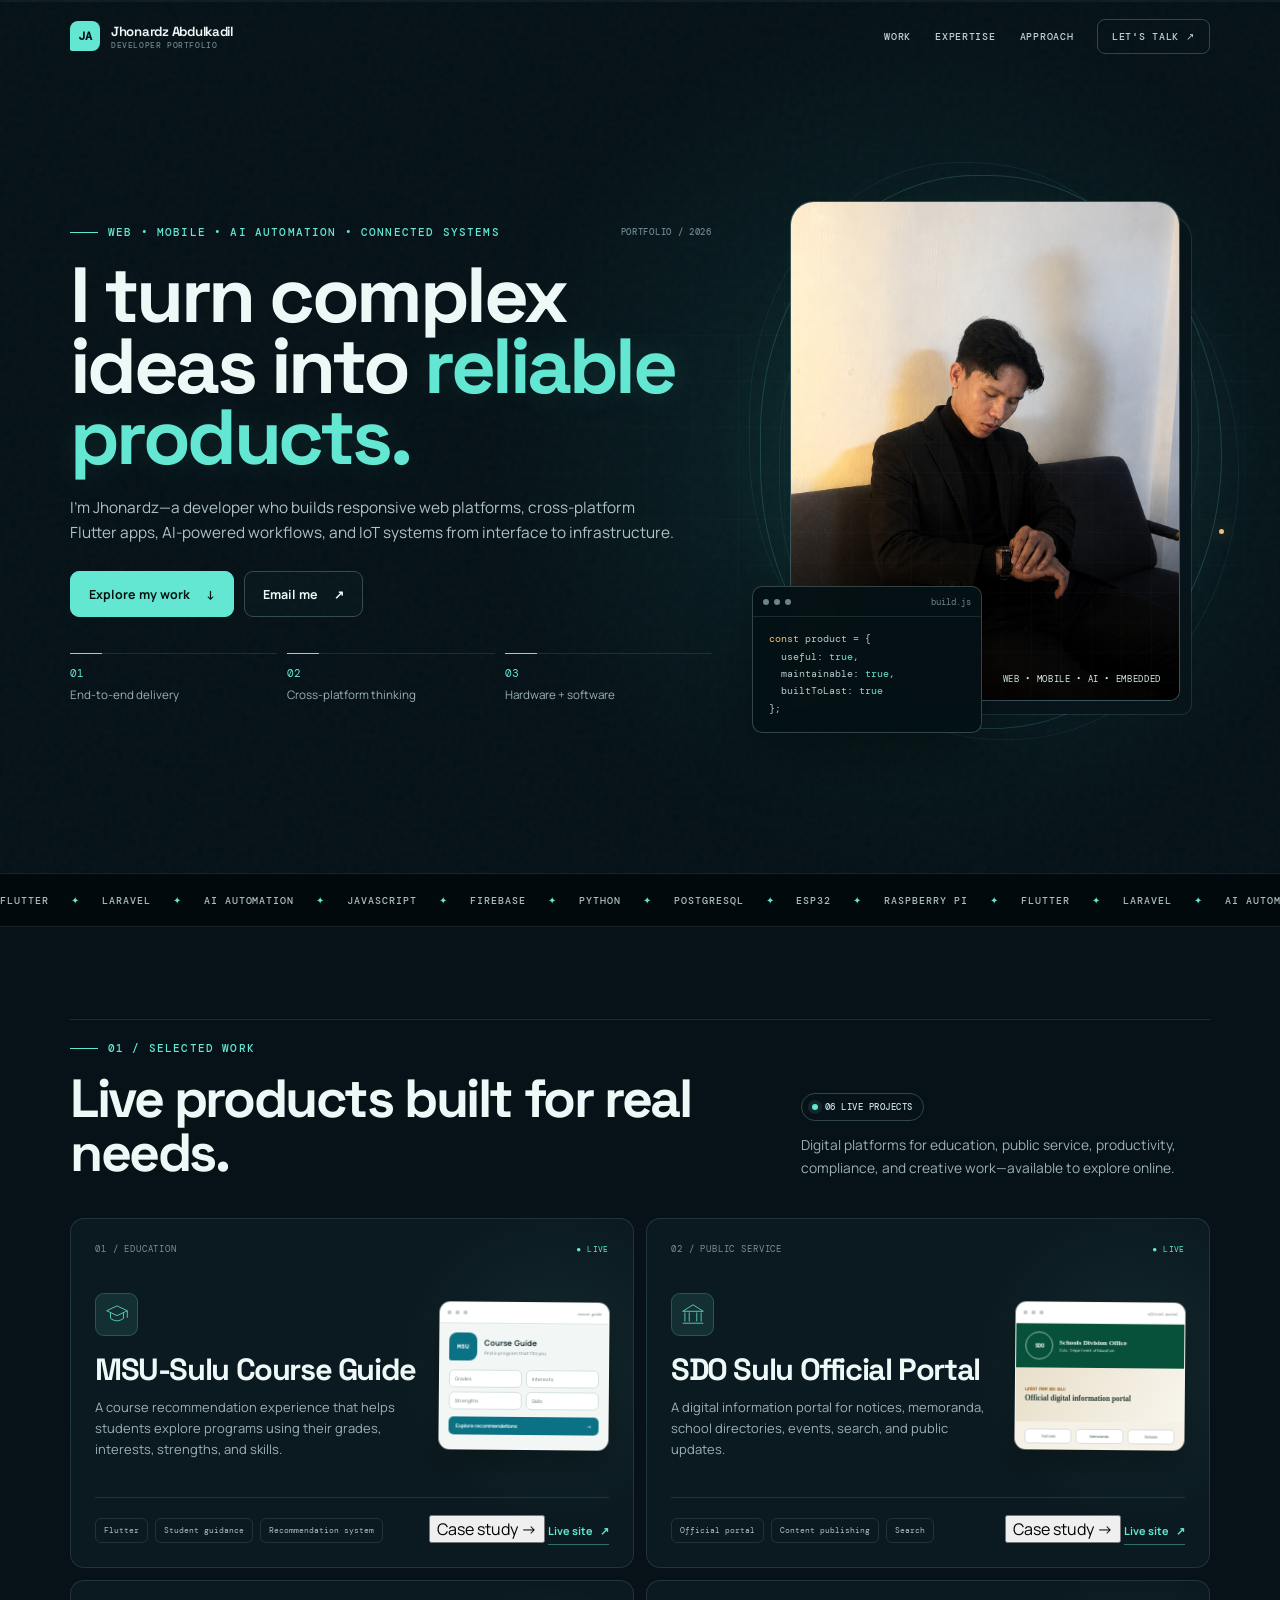
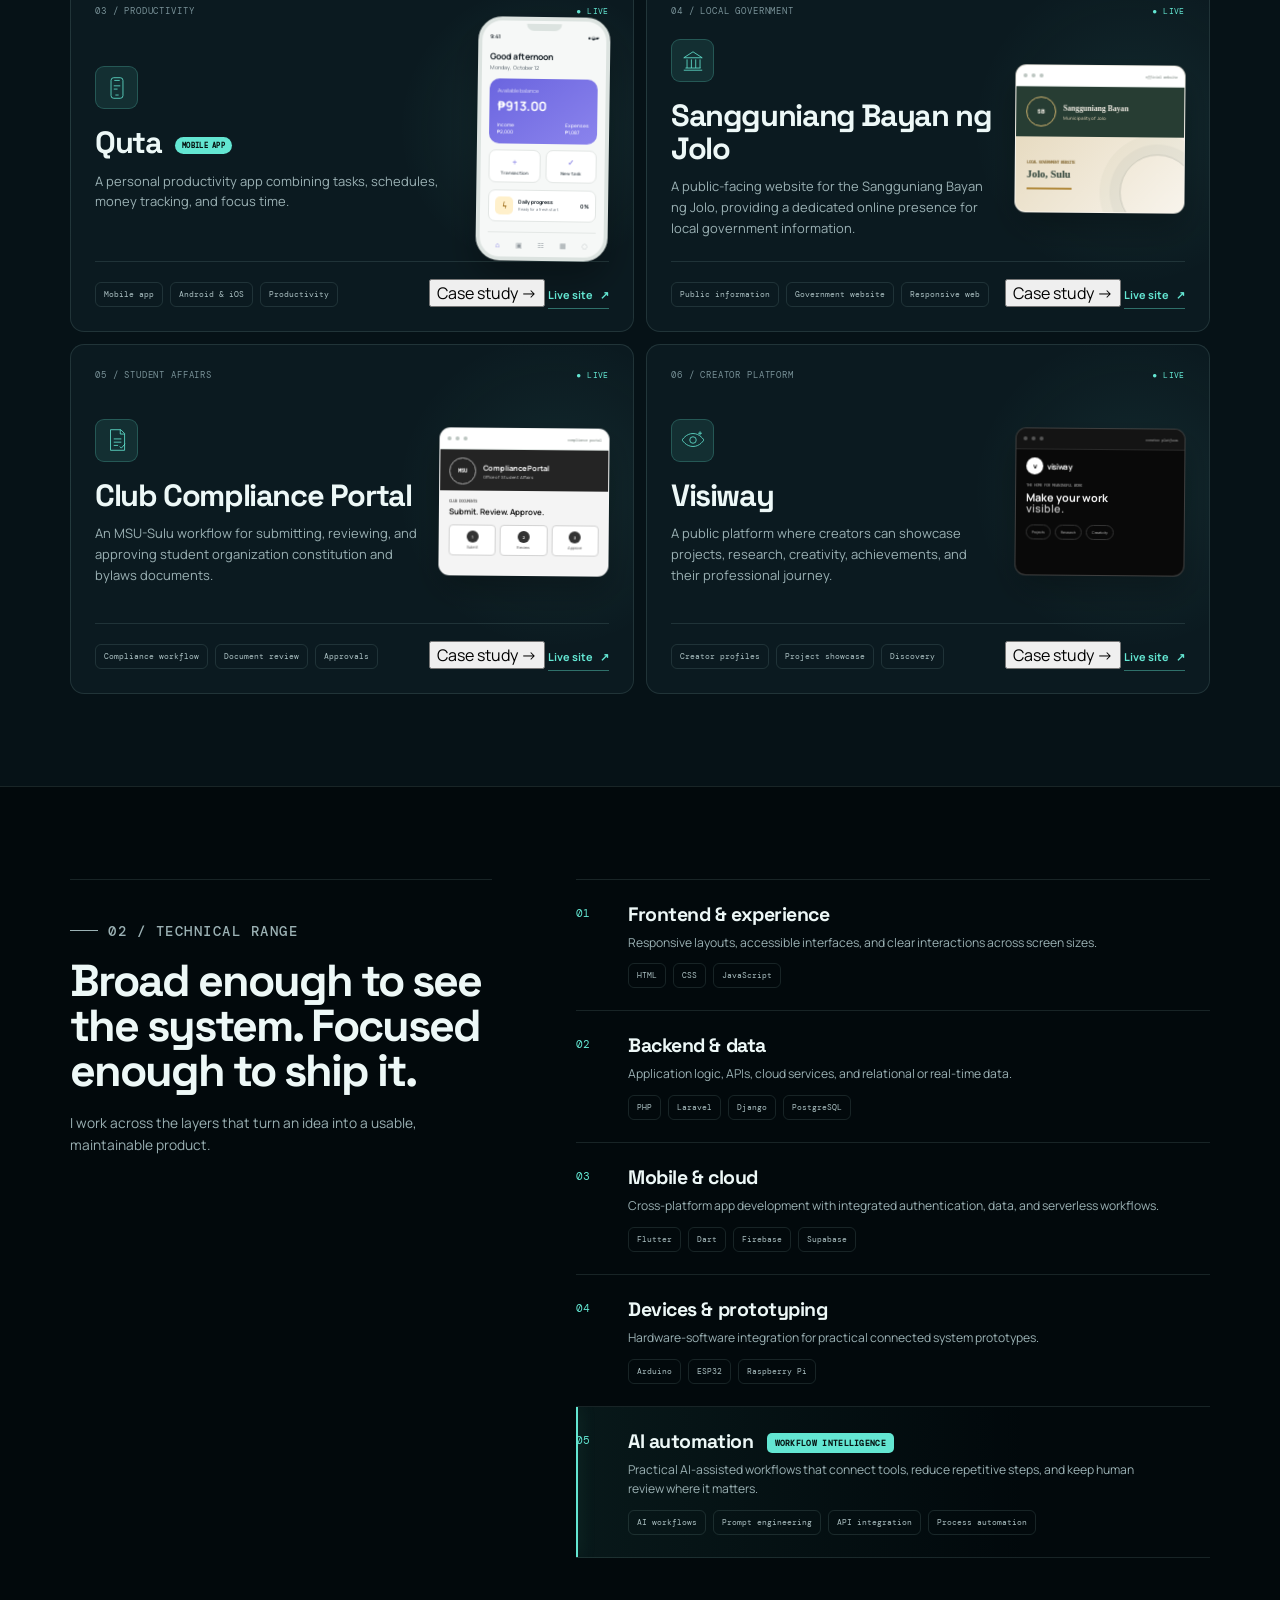
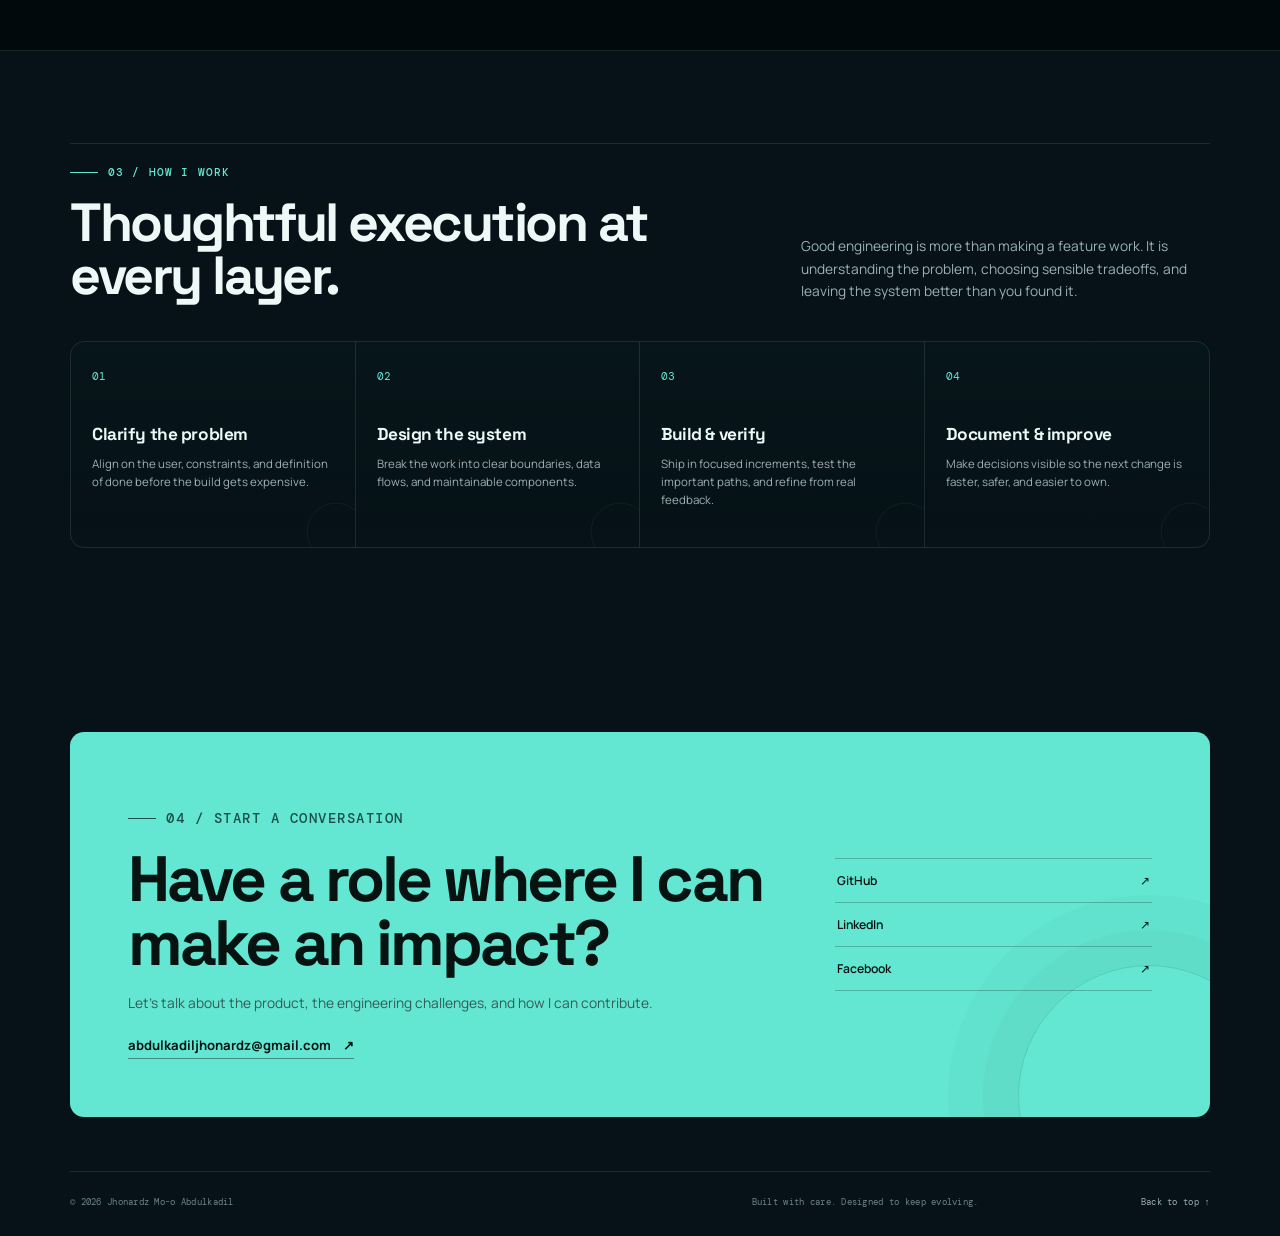
<file: index.html>
<!doctype html>
<html lang="en">
  <head>
    <meta charset="utf-8" />
    <meta name="viewport" content="width=device-width, initial-scale=1" />
    <meta name="theme-color" content="#061217" />
    <meta
      name="description"
      content="Portfolio of Jhonardz Mo-o Abdulkadil, a web, Flutter, AI automation, and embedded systems developer building reliable digital products from interface to infrastructure."
    />
    <meta property="og:title" content="Jhonardz Abdulkadil — Developer Portfolio" />
    <meta
      property="og:description"
      content="Web platforms, Flutter applications, AI automation, and connected systems—designed and built end to end."
    />
    <meta property="og:type" content="website" />
    <meta property="og:image" content="me.png" />
    <title>Jhonardz Abdulkadil — Developer Portfolio</title>
    <link rel="preconnect" href="https://fonts.googleapis.com" />
    <link rel="preconnect" href="https://fonts.gstatic.com" crossorigin />
    <link
      href="https://fonts.googleapis.com/css2?family=DM+Mono:wght@400;500&amp;family=Manrope:wght@400;500;600;700&amp;family=Space+Grotesk:wght@500;600;700&amp;display=swap"
      rel="stylesheet"
    />
    <link rel="stylesheet" href="styles.css" />
  </head>
  <body>
    <a class="skip-link" href="#main-content">Skip to content</a>
    <div class="scroll-progress" aria-hidden="true"><span></span></div>
    <div class="cursor-glow" aria-hidden="true"></div>

    <header class="site-header" id="top">
      <div class="nav-shell">
        <a class="brand" href="#top" aria-label="Jhonardz Abdulkadil, home">
          <span class="brand-mark" aria-hidden="true">JA</span>
          <span class="brand-copy"><strong>Jhonardz Abdulkadil</strong><small>Developer Portfolio</small></span>
        </a>

        <button
          class="menu-toggle"
          type="button"
          aria-expanded="false"
          aria-controls="site-nav"
          aria-label="Open navigation"
        >
          <span></span><span></span>
        </button>

        <nav class="nav-links" id="site-nav" aria-label="Primary navigation">
          <a href="#work">Work</a>
          <a href="#expertise">Expertise</a>
          <a href="#approach">Approach</a>
          <a class="nav-cta" href="#contact">Let's talk <span aria-hidden="true">↗</span></a>
        </nav>
      </div>
    </header>

    <main id="main-content">
      <section class="hero section-shell reveal" aria-labelledby="hero-title">
        <div class="hero-copy">
          <div class="hero-meta">
            <p class="eyebrow"><span></span> Web • Mobile • AI Automation • Connected Systems</p>
            <p>Portfolio / 2026</p>
          </div>
          <h1 id="hero-title">I turn complex ideas into <em>reliable products.</em></h1>
          <p class="hero-lede">
            I'm Jhonardz—a developer who builds responsive web platforms,
            cross-platform Flutter apps, AI-powered workflows, and IoT systems from interface to infrastructure.
          </p>
          <div class="hero-actions">
            <a class="button button-primary" href="#work">Explore my work <span aria-hidden="true">↓</span></a>
            <a class="button button-secondary" href="mailto:abdulkadiljhonardz@gmail.com">Email me <span aria-hidden="true">↗</span></a>
          </div>
          <ul class="hero-proof" aria-label="Core strengths">
            <li>
              <span>01</span>
              <strong>End-to-end delivery</strong>
            </li>
            <li>
              <span>02</span>
              <strong>Cross-platform thinking</strong>
            </li>
            <li>
              <span>03</span>
              <strong>Hardware + software</strong>
            </li>
          </ul>
        </div>

        <div class="hero-visual">
          <div class="hero-orbit" aria-hidden="true"><i></i><i></i><i></i></div>
          <div class="portrait-frame">
            <div class="portrait-grid" aria-hidden="true"></div>
            <img src="me.png" alt="Jhonardz Mo-o Abdulkadil" />
            <span class="portrait-label">Web • Mobile • AI • Embedded</span>
          </div>
          <div class="code-card" aria-label="Development philosophy">
            <div class="code-card-top"><span></span><span></span><span></span><small>build.js</small></div>
            <code><span>const</span> product = {<br />&nbsp;&nbsp;useful: <b>true</b>,<br />&nbsp;&nbsp;maintainable: <b>true</b>,<br />&nbsp;&nbsp;builtToLast: <b>true</b><br />};</code>
          </div>
        </div>
      </section>

      <section class="marquee" aria-label="Technology highlights">
        <div class="marquee-track">
          <div class="marquee-group">
            <span>Flutter</span><i>✦</i><span>Laravel</span><i>✦</i><span>AI Automation</span><i>✦</i><span>JavaScript</span><i>✦</i><span>Firebase</span><i>✦</i><span>Python</span><i>✦</i><span>PostgreSQL</span><i>✦</i><span>ESP32</span><i>✦</i><span>Raspberry Pi</span><i>✦</i>
          </div>
          <div class="marquee-group" aria-hidden="true">
            <span>Flutter</span><i>✦</i><span>Laravel</span><i>✦</i><span>AI Automation</span><i>✦</i><span>JavaScript</span><i>✦</i><span>Firebase</span><i>✦</i><span>Python</span><i>✦</i><span>PostgreSQL</span><i>✦</i><span>ESP32</span><i>✦</i><span>Raspberry Pi</span><i>✦</i>
          </div>
        </div>
      </section>

      <section class="section-shell section-block reveal" id="work" aria-labelledby="work-title">
        <div class="section-intro">
          <div>
            <p class="eyebrow"><span></span> 01 / Selected work</p>
            <h2 id="work-title">Live products built for real needs.</h2>
          </div>
          <div class="section-note">
            <span class="section-count"><i aria-hidden="true"></i> 06 live projects</span>
            <p>Digital platforms for education, public service, productivity, compliance, and creative work—available to explore online.</p>
          </div>
        </div>

        <div class="work-grid">
          <article class="work-card live-project-card project-visual-card course-project-card" data-project="course-guide">
            <div class="work-number">01 / Education</div>
            <div class="work-card-body project-card-layout">
              <div class="project-card-copy">
                <div class="work-icon" aria-hidden="true">
                  <svg viewBox="0 0 48 48"><path d="m5 18 19-9 19 9-19 9-19-9Z"/><path d="M12 22v10c7 6 17 6 24 0V22M43 18v13"/></svg>
                </div>
                <div>
                  <h3>MSU-Sulu Course Guide</h3>
                  <p>A course recommendation experience that helps students explore programs using their grades, interests, strengths, and skills.</p>
                </div>
              </div>

              <a class="project-browser course-preview" href="https://ai-course-rec-production.up.railway.app/" target="_blank" rel="noopener noreferrer" aria-label="Open the MSU-Sulu Course Guide">
                <span class="mini-browser-bar"><i></i><i></i><i></i><b>course guide</b></span>
                <span class="course-preview-head"><i>MSU</i><b>Course Guide<small>Find a program that fits you</small></b></span>
                <span class="course-preview-fields"><i>Grades</i><i>Interests</i><i>Strengths</i><i>Skills</i></span>
                <span class="course-preview-action">Explore recommendations <b>→</b></span>
              </a>
            </div>
            <div class="project-card-footer">
              <div class="tag-row"><span>Flutter</span><span>Student guidance</span><span>Recommendation system</span></div>
              <div class="project-actions">
                <button class="case-study-trigger" type="button" data-project="course-guide">Case study <span aria-hidden="true">→</span></button>
                <a class="live-project-link" href="https://ai-course-rec-production.up.railway.app/" target="_blank" rel="noopener noreferrer" aria-label="View MSU-Sulu Course Guide live website">Live site <span aria-hidden="true">↗</span></a>
              </div>
            </div>
          </article>

          <article class="work-card live-project-card project-visual-card sdo-project-card" data-project="sdo-sulu">
            <div class="work-number">02 / Public service</div>
            <div class="work-card-body project-card-layout">
              <div class="project-card-copy">
                <div class="work-icon" aria-hidden="true">
                  <svg viewBox="0 0 48 48"><path d="M5 19h38L24 7 5 19ZM9 21v17M17 21v17M31 21v17M39 21v17M5 41h38"/></svg>
                </div>
                <div>
                  <h3>SDO Sulu Official Portal</h3>
                  <p>A digital information portal for notices, memoranda, school directories, events, search, and public updates.</p>
                </div>
              </div>

              <a class="project-browser sdo-preview" href="https://sdo-sulu-website-production.up.railway.app/" target="_blank" rel="noopener noreferrer" aria-label="Open the SDO Sulu Official Portal">
                <span class="mini-browser-bar"><i></i><i></i><i></i><b>official portal</b></span>
                <span class="sdo-preview-brand"><i>SDO</i><b>Schools Division Office<small>Sulu · Department of Education</small></b></span>
                <span class="sdo-preview-hero"><small>Latest from SDO Sulu</small><b>Official digital information portal</b></span>
                <span class="sdo-preview-links"><i>Notices</i><i>Memoranda</i><i>Schools</i></span>
              </a>
            </div>
            <div class="project-card-footer">
              <div class="tag-row"><span>Official portal</span><span>Content publishing</span><span>Search</span></div>
              <div class="project-actions">
                <button class="case-study-trigger" type="button" data-project="sdo-sulu">Case study <span aria-hidden="true">→</span></button>
                <a class="live-project-link" href="https://sdo-sulu-website-production.up.railway.app/" target="_blank" rel="noopener noreferrer" aria-label="View SDO Sulu Official Portal live website">Live site <span aria-hidden="true">↗</span></a>
              </div>
            </div>
          </article>

          <article class="work-card live-project-card mobile-app-card" data-project="quta">
            <div class="work-number">03 / Productivity</div>
            <div class="work-card-body mobile-card-layout">
              <div class="mobile-card-copy">
                <div class="work-icon" aria-hidden="true">
                  <svg viewBox="0 0 48 48"><rect x="13" y="5" width="22" height="38" rx="5"/><path d="M19 10h10M18 20h12M18 26h7M21 37h6"/></svg>
                </div>
                <div>
                  <h3>Quta <small>Mobile app</small></h3>
                  <p>A personal productivity app combining tasks, schedules, money tracking, and focus time.</p>
                </div>
              </div>

              <a class="quta-phone" href="https://quta-download-site-production.up.railway.app/" target="_blank" rel="noopener noreferrer" aria-label="Open the Quta mobile app download website">
                <span class="quta-phone-top"><b>9:41</b><i>● ◒ ▰</i></span>
                <span class="quta-greeting"><small>Good afternoon</small><b>Monday, October 12</b></span>
                <span class="quta-balance"><small>Available balance</small><strong>₱913.00</strong><i><b>Income<br />₱2,000</b><b>Expenses<br />₱1,087</b></i></span>
                <span class="quta-actions"><i>＋<b>Transaction</b></i><i>✓<b>New task</b></i></span>
                <span class="quta-progress"><i>ϟ</i><b>Daily progress<small>Ready for a fresh start</small></b><strong>0%</strong></span>
                <span class="quta-nav"><b>⌂</b><i>▣</i><i>☷</i><i>▦</i><i>◌</i></span>
              </a>
            </div>
            <div class="project-card-footer">
              <div class="tag-row"><span>Mobile app</span><span>Android &amp; iOS</span><span>Productivity</span></div>
              <div class="project-actions">
                <button class="case-study-trigger" type="button" data-project="quta">Case study <span aria-hidden="true">→</span></button>
                <a class="live-project-link" href="https://quta-download-site-production.up.railway.app/" target="_blank" rel="noopener noreferrer" aria-label="View Quta live website">Live site <span aria-hidden="true">↗</span></a>
              </div>
            </div>
          </article>

          <article class="work-card live-project-card project-visual-card council-project-card" data-project="sb-jolo">
            <div class="work-number">04 / Local government</div>
            <div class="work-card-body project-card-layout">
              <div class="project-card-copy">
                <div class="work-icon" aria-hidden="true">
                  <svg viewBox="0 0 48 48"><path d="M7 41h34M10 37h28M13 37V21M21 37V21M29 37V21M37 37V21M7 18h34L24 7 7 18Z"/></svg>
                </div>
                <div>
                  <h3>Sangguniang Bayan ng Jolo</h3>
                  <p>A public-facing website for the Sangguniang Bayan ng Jolo, providing a dedicated online presence for local government information.</p>
                </div>
              </div>

              <a class="project-browser council-preview" href="https://sangguniangbayanngjolo.page.gd/" target="_blank" rel="noopener noreferrer" aria-label="Open the Sangguniang Bayan ng Jolo website">
                <span class="mini-browser-bar"><i></i><i></i><i></i><b>official website</b></span>
                <span class="council-preview-brand"><i>SB</i><b>Sangguniang Bayan<small>Municipality of Jolo</small></b></span>
                <span class="council-preview-stage"><small>Local government website</small><b>Jolo, Sulu</b><i></i></span>
              </a>
            </div>
            <div class="project-card-footer">
              <div class="tag-row"><span>Public information</span><span>Government website</span><span>Responsive web</span></div>
              <div class="project-actions">
                <button class="case-study-trigger" type="button" data-project="sb-jolo">Case study <span aria-hidden="true">→</span></button>
                <a class="live-project-link" href="https://sangguniangbayanngjolo.page.gd/" target="_blank" rel="noopener noreferrer" aria-label="View Sangguniang Bayan ng Jolo live website">Live site <span aria-hidden="true">↗</span></a>
              </div>
            </div>
          </article>

          <article class="work-card live-project-card project-visual-card club-project-card" data-project="club-compliance">
            <div class="work-number">05 / Student affairs</div>
            <div class="work-card-body project-card-layout">
              <div class="project-card-copy">
                <div class="work-icon" aria-hidden="true">
                  <svg viewBox="0 0 48 48"><path d="M12 5h19l7 7v31H12V5Z"/><path d="M30 5v8h8M18 22h14M18 28h14M18 34h8"/><path d="m29 36 3 3 7-8"/></svg>
                </div>
                <div>
                  <h3>Club Compliance Portal</h3>
                  <p>An MSU-Sulu workflow for submitting, reviewing, and approving student organization constitution and bylaws documents.</p>
                </div>
              </div>

              <a class="project-browser club-preview" href="https://club-constitution-bylaws-production.up.railway.app/" target="_blank" rel="noopener noreferrer" aria-label="Open the MSU-Sulu Club Compliance Portal">
                <span class="mini-browser-bar"><i></i><i></i><i></i><b>compliance portal</b></span>
                <span class="club-preview-brand"><i>MSU</i><b>Compliance Portal<small>Office of Student Affairs</small></b></span>
                <span class="club-preview-title"><small>Club documents</small><b>Submit. Review. Approve.</b></span>
                <span class="club-preview-flow"><i><b>1</b>Submit</i><i><b>2</b>Review</i><i><b>3</b>Approve</i></span>
              </a>
            </div>
            <div class="project-card-footer">
              <div class="tag-row"><span>Compliance workflow</span><span>Document review</span><span>Approvals</span></div>
              <div class="project-actions">
                <button class="case-study-trigger" type="button" data-project="club-compliance">Case study <span aria-hidden="true">→</span></button>
                <a class="live-project-link" href="https://club-constitution-bylaws-production.up.railway.app/" target="_blank" rel="noopener noreferrer" aria-label="View Club Compliance Portal live website">Live site <span aria-hidden="true">↗</span></a>
              </div>
            </div>
          </article>

          <article class="work-card live-project-card project-visual-card visaway-project-card" data-project="visaway">
            <div class="work-number">06 / Creator platform</div>
            <div class="work-card-body project-card-layout">
              <div class="project-card-copy">
                <div class="work-icon" aria-hidden="true">
                  <svg viewBox="0 0 48 48"><path d="M4 24s7-12 20-12 20 12 20 12-7 12-20 12S4 24 4 24Z"/><circle cx="24" cy="24" r="6"/><path d="M37 8v7M33.5 11.5h7"/></svg>
                </div>
                <div>
                  <h3>Visiway</h3>
                  <p>A public platform where creators can showcase projects, research, creativity, achievements, and their professional journey.</p>
                </div>
              </div>

              <a class="project-browser visaway-preview" href="https://visaway-production.up.railway.app/" target="_blank" rel="noopener noreferrer" aria-label="Open the Visiway creator platform">
                <span class="mini-browser-bar"><i></i><i></i><i></i><b>creator platform</b></span>
                <span class="visaway-preview-brand"><i>v</i><b>visiway</b></span>
                <span class="visaway-preview-title"><small>The home for meaningful work</small><b>Make your work <em>visible.</em></b></span>
                <span class="visaway-preview-tags"><i>Projects</i><i>Research</i><i>Creativity</i></span>
              </a>
            </div>
            <div class="project-card-footer">
              <div class="tag-row"><span>Creator profiles</span><span>Project showcase</span><span>Discovery</span></div>
              <div class="project-actions">
                <button class="case-study-trigger" type="button" data-project="visaway">Case study <span aria-hidden="true">→</span></button>
                <a class="live-project-link" href="https://visaway-production.up.railway.app/" target="_blank" rel="noopener noreferrer" aria-label="View Visiway live website">Live site <span aria-hidden="true">↗</span></a>
              </div>
            </div>
          </article>
        </div>

      </section>

      <section class="expertise section-block reveal" id="expertise" aria-labelledby="expertise-title">
        <div class="section-shell expertise-layout">
          <div class="expertise-heading">
            <p class="eyebrow"><span></span> 02 / Technical range</p>
            <h2 id="expertise-title">Broad enough to see the system. Focused enough to ship it.</h2>
            <p>I work across the layers that turn an idea into a usable, maintainable product.</p>
          </div>

          <div class="capability-list">
            <article>
              <span class="capability-index">01</span>
              <div><h3>Frontend &amp; experience</h3><p>Responsive layouts, accessible interfaces, and clear interactions across screen sizes.</p></div>
              <div class="compact-tags"><span>HTML</span><span>CSS</span><span>JavaScript</span></div>
            </article>
            <article>
              <span class="capability-index">02</span>
              <div><h3>Backend &amp; data</h3><p>Application logic, APIs, cloud services, and relational or real-time data.</p></div>
              <div class="compact-tags"><span>PHP</span><span>Laravel</span><span>Django</span><span>PostgreSQL</span></div>
            </article>
            <article>
              <span class="capability-index">03</span>
              <div><h3>Mobile &amp; cloud</h3><p>Cross-platform app development with integrated authentication, data, and serverless workflows.</p></div>
              <div class="compact-tags"><span>Flutter</span><span>Dart</span><span>Firebase</span><span>Supabase</span></div>
            </article>
            <article>
              <span class="capability-index">04</span>
              <div><h3>Devices &amp; prototyping</h3><p>Hardware-software integration for practical connected system prototypes.</p></div>
              <div class="compact-tags"><span>Arduino</span><span>ESP32</span><span>Raspberry Pi</span></div>
            </article>
            <article class="capability-ai">
              <span class="capability-index">05</span>
              <div><h3>AI automation <small>Workflow intelligence</small></h3><p>Practical AI-assisted workflows that connect tools, reduce repetitive steps, and keep human review where it matters.</p></div>
              <div class="compact-tags"><span>AI workflows</span><span>Prompt engineering</span><span>API integration</span><span>Process automation</span></div>
            </article>
          </div>
        </div>
      </section>

      <section class="section-shell section-block reveal" id="approach" aria-labelledby="approach-title">
        <div class="section-intro approach-intro">
          <div>
            <p class="eyebrow"><span></span> 03 / How I work</p>
            <h2 id="approach-title">Thoughtful execution at every layer.</h2>
          </div>
          <p>Good engineering is more than making a feature work. It is understanding the problem, choosing sensible tradeoffs, and leaving the system better than you found it.</p>
        </div>
        <div class="approach-grid">
          <article><span>01</span><h3>Clarify the problem</h3><p>Align on the user, constraints, and definition of done before the build gets expensive.</p></article>
          <article><span>02</span><h3>Design the system</h3><p>Break the work into clear boundaries, data flows, and maintainable components.</p></article>
          <article><span>03</span><h3>Build &amp; verify</h3><p>Ship in focused increments, test the important paths, and refine from real feedback.</p></article>
          <article><span>04</span><h3>Document &amp; improve</h3><p>Make decisions visible so the next change is faster, safer, and easier to own.</p></article>
        </div>
      </section>

      <section class="section-shell contact reveal" id="contact" aria-labelledby="contact-title">
        <div class="contact-copy">
          <p class="eyebrow"><span></span> 04 / Start a conversation</p>
          <h2 id="contact-title">Have a role where I can make an impact?</h2>
          <p>Let's talk about the product, the engineering challenges, and how I can contribute.</p>
          <a class="email-link" href="mailto:abdulkadiljhonardz@gmail.com">abdulkadiljhonardz@gmail.com <span aria-hidden="true">↗</span></a>
        </div>
        <div class="contact-links" aria-label="Social links">
          <a href="https://github.com/abdulkadiljhonardz-byte" target="_blank" rel="noopener noreferrer"><span>GitHub</span><b aria-hidden="true">↗</b></a>
          <a href="https://www.linkedin.com/in/jhonardz-abdulkadil" target="_blank" rel="noopener noreferrer"><span>LinkedIn</span><b aria-hidden="true">↗</b></a>
          <a href="https://www.facebook.com/johnardz.abdulkadil/" target="_blank" rel="noopener noreferrer"><span>Facebook</span><b aria-hidden="true">↗</b></a>
        </div>
      </section>
    </main>

    <dialog class="case-study-dialog" id="case-study-dialog" aria-labelledby="case-study-title">
      <div class="case-study-shell">
        <button class="case-study-close" type="button" aria-label="Close case study"><span aria-hidden="true">×</span></button>
        <div class="case-study-topline">
          <p><span id="case-study-index">01 / 06</span><b id="case-study-category">Education</b></p>
          <span class="case-study-status"><i aria-hidden="true"></i> Live product</span>
        </div>

        <div class="case-study-layout">
          <div class="case-study-content">
            <p class="eyebrow"><span></span> Project case study</p>
            <h2 id="case-study-title">Project title</h2>
            <p class="case-study-summary" id="case-study-summary"></p>

            <div class="case-study-facts">
              <section>
                <h3>Focus</h3>
                <p id="case-study-focus"></p>
              </section>
              <section>
                <h3>Built for</h3>
                <p id="case-study-audience"></p>
              </section>
            </div>

            <section class="case-study-features">
              <h3>Key experience</h3>
              <ul id="case-study-features"></ul>
            </section>

            <div class="case-study-tags" id="case-study-tags" aria-label="Project technologies"></div>
            <div class="case-study-actions">
              <a class="button button-primary" id="case-study-link" href="#" target="_blank" rel="noopener noreferrer">Visit live project <span aria-hidden="true">↗</span></a>
              <button class="case-study-next" type="button">Next project <span aria-hidden="true">→</span></button>
            </div>
          </div>

          <div class="case-study-stage">
            <span class="case-study-stage-label">Interactive preview</span>
            <div class="case-study-preview" id="case-study-preview"></div>
            <p>Open the live product to explore the complete experience.</p>
          </div>
        </div>
      </div>
    </dialog>

    <footer class="site-footer section-shell">
      <p>© <span id="year"></span> Jhonardz Mo-o Abdulkadil</p>
      <p>Built with care. Designed to keep evolving.</p>
      <a href="#top">Back to top ↑</a>
    </footer>

    <script src="script.js"></script>
  </body>
</html>
</file>
<file: styles.css>
:root {
  --ink: #edf8f7;
  --muted: #9bb1b4;
  --dim: #6d858a;
  --bg: #061217;
  --bg-deep: #02090c;
  --panel: #0b1a20;
  --line: rgba(190, 235, 231, 0.12);
  --line-strong: rgba(190, 235, 231, 0.24);
  --accent: #63e6d2;
  --accent-soft: rgba(99, 230, 210, 0.1);
  --warm: #f4bd76;
  --display: "Space Grotesk", "Segoe UI", sans-serif;
  --body: "Manrope", "Segoe UI", sans-serif;
  --mono: "DM Mono", "SFMono-Regular", Consolas, monospace;
  --max: 1140px;
  --radius: 14px;
}

* { box-sizing: border-box; }
html { scroll-behavior: smooth; scroll-padding-top: 100px; }
body {
  margin: 0;
  color: var(--ink);
  background:
    radial-gradient(circle at 72% 10%, rgba(44, 167, 156, 0.14), transparent 27rem),
    var(--bg);
  font-family: var(--body);
  -webkit-font-smoothing: antialiased;
  overflow-x: hidden;
}
::selection { color: #061217; background: var(--accent); }
:focus-visible { outline: 2px solid currentColor; outline-offset: 4px; }
body::before {
  position: fixed;
  inset: 0;
  z-index: -1;
  content: "";
  opacity: 0.18;
  pointer-events: none;
  background-image: url("data:image/svg+xml,%3Csvg viewBox='0 0 160 160' xmlns='http://www.w3.org/2000/svg'%3E%3Cfilter id='n'%3E%3CfeTurbulence type='fractalNoise' baseFrequency='.9' numOctaves='2' stitchTiles='stitch'/%3E%3C/filter%3E%3Crect width='100%25' height='100%25' filter='url(%23n)' opacity='.14'/%3E%3C/svg%3E");
}

.scroll-progress {
  position: fixed;
  inset: 0 0 auto;
  z-index: 90;
  height: 2px;
  pointer-events: none;
  background: rgba(190, 235, 231, 0.05);
}
.scroll-progress span {
  display: block;
  width: 100%;
  height: 100%;
  background: linear-gradient(90deg, #167f78, var(--accent), var(--warm));
  box-shadow: 0 0 14px rgba(99, 230, 210, 0.38);
  transform: scaleX(0);
  transform-origin: left;
  will-change: transform;
}
.cursor-glow {
  position: fixed;
  z-index: 0;
  width: 420px;
  height: 420px;
  border-radius: 50%;
  pointer-events: none;
  opacity: 0;
  background: radial-gradient(circle, rgba(99, 230, 210, 0.1), transparent 66%);
  transform: translate3d(-50%, -50%, 0);
  transition: opacity 300ms ease;
  will-change: left, top;
}
.cursor-glow::before,
.cursor-glow::after {
  position: absolute;
  top: 50%;
  left: 50%;
  content: "";
  border-radius: 50%;
  transform: translate(-50%, -50%);
}
.cursor-glow::before { width: 34px; height: 34px; border: 1px solid rgba(99, 230, 210, .32); }
.cursor-glow::after { width: 4px; height: 4px; background: var(--accent); box-shadow: 0 0 12px var(--accent); }
.cursor-glow.is-visible { opacity: 1; }

a { color: inherit; text-decoration: none; }
button, a { -webkit-tap-highlight-color: transparent; }
button { font: inherit; }
img { display: block; max-width: 100%; }
p { margin: 0; }
h1, h2, h3 { margin: 0; font-family: var(--display); letter-spacing: -0.045em; }
h2 { font-size: clamp(2.1rem, 4.2vw, 3.7rem); line-height: 1; }

.skip-link {
  position: fixed;
  top: 12px;
  left: 12px;
  z-index: 100;
  padding: 10px 14px;
  color: var(--bg);
  background: var(--accent);
  border-radius: 8px;
  transform: translateY(-150%);
}
.skip-link:focus { transform: translateY(0); }
.section-shell { width: min(calc(100% - 40px), var(--max)); margin-inline: auto; }
.section-block { padding-block: 92px; }

.site-header {
  position: sticky;
  top: 0;
  z-index: 50;
  border-bottom: 1px solid transparent;
  transition: background 200ms ease, border-color 200ms ease;
}
.site-header.is-scrolled {
  border-color: var(--line);
  background: rgba(6, 18, 23, 0.9);
  backdrop-filter: blur(18px);
}
.nav-shell {
  width: min(calc(100% - 48px), var(--max));
  min-height: 72px;
  margin-inline: auto;
  display: flex;
  align-items: center;
  justify-content: space-between;
  gap: 28px;
}
.brand { display: inline-flex; align-items: center; gap: 11px; font-family: var(--display); }
.brand-mark {
  display: grid;
  place-items: center;
  width: 30px;
  height: 30px;
  color: var(--bg);
  background: var(--accent);
  border-radius: 8px 8px 8px 2px;
  font: 700 0.72rem var(--mono);
}
.brand-copy { display: grid; gap: 1px; }
.brand-copy strong { font-size: .83rem; font-weight: 650; letter-spacing: -.02em; }
.brand-copy small { color: var(--dim); font: 500 .47rem var(--mono); letter-spacing: .08em; text-transform: uppercase; }
.nav-links { display: flex; align-items: center; gap: 24px; color: #bfd0d2; font: 500 0.64rem var(--mono); letter-spacing: .07em; text-transform: uppercase; }
.nav-links a { position: relative; transition: color 160ms ease, border-color 160ms ease; }
.nav-links a:not(.nav-cta)::after { position: absolute; right: 0; bottom: -8px; left: 0; height: 1px; content: ""; background: currentColor; transform: scaleX(0); transform-origin: left; transition: transform 180ms ease; }
.nav-links a:hover, .nav-links a:focus-visible, .nav-links a.is-active { color: var(--accent); }
.nav-links a:not(.nav-cta):hover::after, .nav-links a:not(.nav-cta):focus-visible::after, .nav-links a.is-active::after { transform: scaleX(1); }
.nav-cta.is-active { border-color: var(--accent); }
.nav-cta { padding: 10px 14px; border: 1px solid var(--line-strong); border-radius: 8px; transform: translate3d(var(--mag-x, 0), var(--mag-y, 0), 0); will-change: transform; }
.menu-toggle { display: none; border: 0; padding: 8px; color: var(--ink); background: transparent; }
.menu-toggle span { display: block; width: 24px; height: 2px; margin: 5px 0; background: currentColor; transition: transform 180ms ease; }

.hero {
  position: relative;
  isolation: isolate;
  min-height: min(800px, calc(100vh - 72px));
  padding-block: 48px 64px;
  display: grid;
  grid-template-columns: 1.1fr 0.72fr;
  align-items: center;
  gap: clamp(42px, 7vw, 78px);
}
.hero::before {
  position: absolute;
  inset: 4% -10% 0;
  z-index: -2;
  content: "";
  opacity: .2;
  pointer-events: none;
  background-image: linear-gradient(var(--line) 1px, transparent 1px), linear-gradient(90deg, var(--line) 1px, transparent 1px);
  background-size: 46px 46px;
  mask-image: radial-gradient(ellipse at 72% 42%, #000 5%, transparent 66%);
  animation: hero-grid-drift 18s linear infinite;
}
.hero::after {
  position: absolute;
  top: 8%;
  right: -8%;
  z-index: -1;
  width: min(52vw, 620px);
  aspect-ratio: 1;
  content: "";
  border-radius: 50%;
  pointer-events: none;
  background: radial-gradient(circle, rgba(99,230,210,.1), transparent 65%);
  animation: ambient-pulse 7s ease-in-out infinite;
}
.eyebrow { display: flex; align-items: center; gap: 10px; color: var(--accent); font: 500 0.66rem var(--mono); letter-spacing: 0.11em; text-transform: uppercase; }
.eyebrow > span { width: 28px; height: 1px; background: currentColor; }
.hero-meta { display: flex; align-items: center; justify-content: space-between; gap: 20px; }
.hero-meta > p:last-child { color: var(--dim); font: 500 .55rem var(--mono); letter-spacing: .08em; text-transform: uppercase; white-space: nowrap; }
.hero h1 { max-width: 690px; margin-top: 21px; font-size: clamp(3.2rem, 6.1vw, 5.65rem); line-height: 0.91; }
.hero h1 em { color: var(--accent); font-style: normal; text-shadow: 0 0 34px rgba(99, 230, 210, .12); }
.hero-lede { max-width: 610px; margin-top: 22px; color: #aec2c4; font-size: clamp(.92rem, 1.2vw, 1.05rem); line-height: 1.65; }
.hero-actions { display: flex; flex-wrap: wrap; gap: 10px; margin-top: 26px; }
.button {
  min-height: 46px;
  padding: 0 18px;
  display: inline-flex;
  align-items: center;
  justify-content: center;
  gap: 16px;
  border: 1px solid var(--line-strong);
  border-radius: 9px;
  font-size: 0.78rem;
  font-weight: 700;
  transform: translate3d(var(--mag-x, 0), var(--mag-y, 0), 0);
  transition: transform 180ms ease, background 180ms ease, border-color 180ms ease, box-shadow 180ms ease;
  will-change: transform;
}
.button:hover, .button:focus-visible { border-color: var(--accent); box-shadow: 0 10px 30px rgba(0,0,0,.2); }
.button-primary { color: #061311; border-color: var(--accent); background: var(--accent); }
.button-primary:hover, .button-primary:focus-visible { background: #85f0df; }
.button-secondary { background: rgba(99,230,210,0.025); }
.hero-proof { margin: 36px 0 0; padding: 0; display: grid; grid-template-columns: repeat(3, 1fr); gap: 10px; list-style: none; }
.hero-proof li { position: relative; padding: 12px 8px 0 0; border-top: 1px solid var(--line); }
.hero-proof li::before { position: absolute; top: -1px; left: 0; width: 32px; height: 1px; content: ""; background: var(--accent); }
.hero-proof li > span { display: block; color: var(--accent); font: 0.68rem var(--mono); }
.hero-proof strong { display: block; margin-top: 7px; color: var(--muted); font-size: 0.73rem; font-weight: 400; line-height: 1.45; }

.hero-visual {
  position: relative;
  padding: 4px 16px 32px 0;
  transform: translate3d(var(--hero-x, 0), var(--hero-y, 0), 0);
  transition: transform 450ms cubic-bezier(.2,.75,.2,1);
  will-change: transform;
}
.hero-orbit {
  position: absolute;
  inset: -22px -12px 4px -30px;
  z-index: -1;
  border: 1px solid rgba(99,230,210,.18);
  border-radius: 48% 52% 51% 49%;
  animation: orbit-spin 22s linear infinite;
}
.hero-orbit::before,
.hero-orbit::after {
  position: absolute;
  content: "";
  border-radius: inherit;
  border: 1px solid rgba(99,230,210,.08);
}
.hero-orbit::before { inset: 24px -18px -12px 18px; }
.hero-orbit::after { inset: -14px 22px 18px -12px; }
.hero-orbit i { position: absolute; width: 7px; height: 7px; border-radius: 50%; background: var(--accent); box-shadow: 0 0 16px rgba(99,230,210,.75); }
.hero-orbit i:nth-child(1) { top: 14%; left: 8%; }
.hero-orbit i:nth-child(2) { top: 64%; right: -3px; width: 5px; height: 5px; background: var(--warm); box-shadow: 0 0 16px rgba(244,189,118,.65); }
.hero-orbit i:nth-child(3) { bottom: 4%; left: 28%; width: 4px; height: 4px; }
.portrait-frame {
  position: relative;
  aspect-ratio: 0.78;
  max-height: 500px;
  overflow: hidden;
  border: 1px solid var(--line-strong);
  border-radius: 24px 24px 10px 10px;
  background: #10242b;
  box-shadow: 12px 14px 0 -1px #07151a, 12px 14px 0 0 var(--line);
  animation: portrait-float 6s ease-in-out infinite;
}
.portrait-frame::before {
  position: absolute;
  inset: 0;
  z-index: 2;
  content: "";
  pointer-events: none;
  background: linear-gradient(115deg, transparent 38%, rgba(255,255,255,.13) 48%, transparent 58%);
  transform: translateX(-125%);
  animation: portrait-sheen 7s ease-in-out infinite 1.2s;
}
.portrait-frame::after { position: absolute; inset: 0; content: ""; background: linear-gradient(180deg, transparent 55%, rgba(0, 0, 0, 0.72)); }
.portrait-frame img { width: 100%; height: 100%; object-fit: cover; object-position: center 24%; filter: saturate(.88) contrast(1.04); }
.portrait-grid { position: absolute; inset: 0; z-index: 2; opacity: 0.16; background-image: linear-gradient(var(--line) 1px, transparent 1px), linear-gradient(90deg, var(--line) 1px, transparent 1px); background-size: 30px 30px; }
.portrait-label { position: absolute; z-index: 3; right: 18px; bottom: 15px; color: #d7eded; font: 0.58rem var(--mono); letter-spacing: 0.07em; text-transform: uppercase; }
.code-card {
  position: absolute;
  z-index: 5;
  left: -38px;
  bottom: 0;
  width: min(230px, 75%);
  overflow: hidden;
  border: 1px solid var(--line-strong);
  border-radius: 10px;
  background: rgba(5, 17, 21, 0.95);
  box-shadow: 0 18px 60px rgba(0,0,0,.38);
  backdrop-filter: blur(12px);
  animation: code-float 5s ease-in-out infinite -1.5s;
}
.code-card-top { height: 30px; padding: 0 10px; display: flex; align-items: center; gap: 5px; border-bottom: 1px solid var(--line); }
.code-card-top > span { width: 6px; height: 6px; border-radius: 50%; background: var(--dim); }
.code-card-top small { margin-left: auto; color: var(--dim); font: 0.58rem var(--mono); }
.code-card code { display: block; padding: 13px 16px 15px; color: #b7cbcd; font: 0.62rem/1.75 var(--mono); }
.code-card code span { color: var(--warm); }
.code-card code b { color: var(--accent); font-weight: 400; }

.marquee { overflow: hidden; border-block: 1px solid var(--line); background: var(--bg-deep); }
.marquee-track { min-height: 52px; width: max-content; display: flex; align-items: center; color: #a8bdc0; font: 500 0.61rem var(--mono); letter-spacing: .1em; text-transform: uppercase; animation: marquee-scroll 34s linear infinite; }
.marquee-group { padding-right: 22px; display: flex; align-items: center; gap: 22px; }
.marquee-track i { color: var(--accent); font-style: normal; }
.marquee:hover .marquee-track { animation-play-state: paused; }

.section-intro { padding-top: 22px; display: grid; grid-template-columns: 1.25fr .75fr; align-items: end; gap: 48px; border-top: 1px solid var(--line); }
.section-intro h2 { max-width: 680px; margin-top: 17px; }
.section-intro > p, .section-note > p, .expertise-heading > p, .contact-copy > p { color: var(--muted); font-size: 0.86rem; line-height: 1.65; }
.section-note { display: grid; justify-items: start; gap: 13px; }
.section-count { padding: 7px 10px; display: inline-flex; align-items: center; gap: 7px; color: #c8dcde; border: 1px solid var(--line-strong); border-radius: 999px; font: 500 .55rem var(--mono); letter-spacing: .06em; text-transform: uppercase; }
.section-count i { width: 6px; height: 6px; display: block; border-radius: 50%; background: var(--accent); box-shadow: 0 0 0 4px rgba(99,230,210,.1); }
.work-grid { margin-top: 38px; display: grid; grid-template-columns: repeat(2, 1fr); gap: 12px; }
.work-card {
  position: relative;
  min-height: 320px;
  padding: 24px;
  display: flex;
  flex-direction: column;
  overflow: hidden;
  border: 1px solid var(--line);
  border-radius: var(--radius);
  background: linear-gradient(145deg, rgba(99,230,210,.035), transparent 62%), var(--panel);
  transition: transform 220ms ease, border-color 220ms ease, background 220ms ease;
  transform: perspective(900px) rotateX(var(--tilt-x, 0deg)) rotateY(var(--tilt-y, 0deg));
  transform-style: preserve-3d;
  will-change: transform;
}
.work-card::before {
  position: absolute;
  inset: 0;
  content: "";
  opacity: 0;
  pointer-events: none;
  border-radius: inherit;
  background: radial-gradient(420px circle at var(--spot-x, 50%) var(--spot-y, 50%), rgba(99, 230, 210, 0.11), transparent 45%);
  transition: opacity 220ms ease;
}
.work-card:hover { border-color: rgba(99,230,210,.42); background-color: #0e2329; }
.work-card:hover::before { opacity: 1; }
.work-card > * { position: relative; z-index: 1; }
.work-card:hover .work-icon { transform: translateY(-3px) rotate(-3deg); box-shadow: 0 10px 24px rgba(99,230,210,.1); }
.work-number { display: flex; align-items: center; justify-content: space-between; gap: 14px; color: #789197; font: 0.59rem var(--mono); letter-spacing: .09em; text-transform: uppercase; }
.work-number::after { content: "● Live"; color: var(--accent); font-size: .51rem; letter-spacing: .06em; }
.work-card-body { margin-block: auto; display: flex; flex-direction: row; align-items: flex-start; gap: 18px; }
.work-icon { flex: 0 0 auto; width: 43px; height: 43px; display: grid; place-items: center; color: var(--accent); border: 1px solid rgba(99,230,210,.22); border-radius: 9px; background: var(--accent-soft); transition: transform 220ms ease, box-shadow 220ms ease; }
.work-icon svg { width: 26px; fill: none; stroke: currentColor; stroke-width: 1.5; }
.work-card h3 { font-size: clamp(1.35rem, 2.4vw, 2rem); line-height: 1.06; }
.work-card p { max-width: 560px; margin-top: 11px; color: var(--muted); font-size: .81rem; line-height: 1.6; }
.tag-row, .compact-tags { display: flex; flex-wrap: wrap; gap: 7px; }
.tag-row { margin-top: 28px; padding-top: 20px; border-top: 1px solid var(--line); }
.tag-row span, .compact-tags span { padding: 6px 8px; color: #abc0c2; border: 1px solid var(--line); border-radius: 6px; font: .53rem var(--mono); }
.live-project-card { min-height: 350px; }
.project-card-footer { display: flex; align-items: flex-end; justify-content: space-between; gap: 15px; border-top: 1px solid var(--line); }
.project-card-footer .tag-row { flex: 1; margin-top: 0; border-top: 0; }
.live-project-link { flex: 0 0 auto; padding: 8px 0 6px; color: var(--accent); border-bottom: 1px solid rgba(99,230,210,.42); font-size: .68rem; font-weight: 700; white-space: nowrap; }
.live-project-link span { display: inline-block; margin-left: 5px; transition: transform 180ms ease; }
.live-project-link:hover span { transform: translate(2px, -2px); }
.mobile-app-card { background: radial-gradient(circle at 84% 42%, rgba(99,230,210,.09), transparent 28%), var(--panel); }
.mobile-card-layout { align-items: center; justify-content: space-between; gap: 20px; }
.mobile-card-copy { min-width: 0; display: flex; flex-direction: column; gap: 18px; }
.mobile-app-card h3 small { display: inline-flex; margin-left: 7px; padding: 4px 7px; vertical-align: middle; color: #061311; border-radius: 999px; background: var(--accent); font: 600 .44rem var(--mono); letter-spacing: .04em; text-transform: uppercase; }
.quta-phone {
  position: relative;
  flex: 0 0 132px;
  width: 132px;
  min-height: 244px;
  padding: 9px 8px 7px;
  display: flex;
  flex-direction: column;
  overflow: hidden;
  color: #172027;
  border: 4px solid #dce3e0;
  border-radius: 24px;
  background: #f6f8f7;
  box-shadow: 0 18px 36px rgba(0,0,0,.32);
  transform: translate3d(var(--preview-x, 0), var(--preview-y, 0), 0) rotate(.8deg);
  transition: transform 220ms ease, box-shadow 220ms ease;
}
.quta-phone:hover, .quta-phone:focus-visible { box-shadow: 0 22px 44px rgba(0,0,0,.4); transform: translate3d(var(--preview-x, 0), calc(var(--preview-y, 0px) - 3px), 0) rotate(0); }
.quta-phone::before { position: absolute; top: 3px; left: 50%; width: 35px; height: 7px; content: ""; border-radius: 0 0 8px 8px; background: #dce3e0; transform: translateX(-50%); }
.quta-phone span { font-family: var(--body); letter-spacing: 0; text-transform: none; }
.quta-phone-top { margin-top: 3px; display: flex; justify-content: space-between; font-size: .33rem; }
.quta-phone-top i { font-style: normal; letter-spacing: -.1em; }
.quta-greeting { margin-top: 10px; display: grid; gap: 1px; }
.quta-greeting small { font-size: .54rem; font-weight: 700; }
.quta-greeting b { color: #778088; font-size: .34rem; font-weight: 500; }
.quta-balance { margin-top: 7px; padding: 8px; display: grid; color: #fff; border-radius: 10px; background: linear-gradient(145deg, #6b65df, #8b84ed); }
.quta-balance > small { font-size: .34rem; opacity: .76; }
.quta-balance > strong { margin-top: 2px; font-size: .8rem; }
.quta-balance > i { margin-top: 7px; display: flex; justify-content: space-between; font-style: normal; }
.quta-balance > i b { font-size: .3rem; font-weight: 500; line-height: 1.45; }
.quta-actions { margin-top: 6px; display: grid; grid-template-columns: 1fr 1fr; gap: 5px; }
.quta-actions i { padding: 6px 3px; display: grid; place-items: center; gap: 2px; color: #6b65df; border: 1px solid #e2e6e4; border-radius: 7px; background: #fff; font-size: .48rem; font-style: normal; }
.quta-actions i b { color: #4f5960; font-size: .28rem; }
.quta-progress { margin-top: 7px; padding: 6px; display: grid; grid-template-columns: auto 1fr auto; align-items: center; gap: 5px; border: 1px solid #e2e6e4; border-radius: 7px; background: #fff; }
.quta-progress > i { width: 18px; height: 18px; display: grid; place-items: center; color: #9c6b18; border-radius: 5px; background: #fff0cb; font-size: .48rem; font-style: normal; }
.quta-progress > b { display: grid; font-size: .32rem; }
.quta-progress small { margin-top: 1px; color: #899198; font-size: .25rem; font-weight: 500; }
.quta-progress > strong { font-size: .34rem; }
.quta-nav { margin-top: auto; padding-top: 7px; display: flex; justify-content: space-around; color: #91999e; border-top: 1px solid #e3e7e5; font-size: .45rem; }
.quta-nav b { color: #6b65df; }
.quta-nav i { font-style: normal; }
.project-visual-card { background: radial-gradient(circle at 86% 42%, rgba(99,230,210,.075), transparent 30%), var(--panel); }
.project-card-layout { align-items: center; justify-content: space-between; gap: 18px; }
.project-card-copy { min-width: 0; display: flex; flex-direction: column; gap: 18px; }
.project-browser {
  position: relative;
  flex: 0 0 170px;
  width: 170px;
  height: 148px;
  overflow: hidden;
  color: #1d2a25;
  border: 1px solid rgba(255,255,255,.22);
  border-radius: 11px;
  background: #f5f7f6;
  box-shadow: 0 15px 32px rgba(0,0,0,.27);
  transform: translate3d(var(--preview-x, 0), var(--preview-y, 0), 0) rotate(.5deg);
  transition: transform 220ms ease, box-shadow 220ms ease;
}
.project-browser::after {
  position: absolute;
  inset: 0;
  z-index: 4;
  content: "";
  pointer-events: none;
  background: linear-gradient(110deg, transparent 25%, rgba(255,255,255,.28) 48%, transparent 70%);
  transform: translateX(-140%);
}
.work-card:hover .project-browser::after { animation: preview-shine 900ms ease; }
.project-browser:hover, .project-browser:focus-visible { box-shadow: 0 20px 38px rgba(0,0,0,.34); transform: translate3d(var(--preview-x, 0), calc(var(--preview-y, 0px) - 3px), 0) rotate(0); }
.project-browser span { letter-spacing: 0; text-transform: none; }
.mini-browser-bar { height: 21px; padding: 0 7px; display: flex; align-items: center; gap: 4px; color: #8d9792; border-bottom: 1px solid #e0e6e3; background: #fff; }
.mini-browser-bar i { width: 4px; height: 4px; display: block; border-radius: 50%; background: #bbc5c0; }
.mini-browser-bar b { margin-left: auto; font: 500 .28rem var(--mono); }
.course-preview { padding-bottom: 7px; background: #f2f7f5; }
.course-preview-head { padding: 9px 9px 6px; display: flex; align-items: center; gap: 7px; }
.course-preview-head > i { width: 28px; height: 28px; display: grid; place-items: center; color: #fff; border-radius: 8px 8px 8px 2px; background: #0b7285; font: 700 .36rem var(--mono); font-style: normal; }
.course-preview-head > b { display: grid; color: #17323a; font-size: .49rem; }
.course-preview-head small { margin-top: 2px; color: #7a8d91; font-size: .28rem; font-weight: 500; }
.course-preview-fields { padding: 3px 9px 7px; display: grid; grid-template-columns: 1fr 1fr; gap: 4px; }
.course-preview-fields i { padding: 5px; color: #587075; border: 1px solid #d6e2df; border-radius: 5px; background: #fff; font-size: .3rem; font-style: normal; }
.course-preview-action { margin: 0 9px; padding: 6px 7px; display: flex; align-items: center; justify-content: space-between; color: #fff; border-radius: 5px; background: #0b7285; font-size: .31rem; font-weight: 700; }
.sdo-preview { background: #f5f1e7; }
.sdo-preview-brand { padding: 8px 9px; display: flex; align-items: center; gap: 6px; color: #fff; background: #07513b; }
.sdo-preview-brand > i { width: 28px; height: 28px; display: grid; place-items: center; border: 1px solid rgba(255,255,255,.55); border-radius: 50%; font: 700 .34rem var(--mono); font-style: normal; }
.sdo-preview-brand > b { display: grid; font-family: Georgia, serif; font-size: .43rem; }
.sdo-preview-brand small { margin-top: 2px; color: rgba(255,255,255,.72); font: 500 .25rem var(--body); }
.sdo-preview-hero { min-height: 54px; padding: 9px; display: grid; align-content: center; background: linear-gradient(120deg, #e8dfca, #f8f5ed); }
.sdo-preview-hero small { color: #9b682c; font: 600 .27rem var(--mono); text-transform: uppercase; }
.sdo-preview-hero b { max-width: 120px; margin-top: 3px; color: #203b30; font-family: Georgia, serif; font-size: .46rem; line-height: 1.2; }
.sdo-preview-links { padding: 7px 9px; display: flex; gap: 4px; }
.sdo-preview-links i { flex: 1; padding: 4px 2px; color: #436257; border: 1px solid #d8ded8; border-radius: 4px; background: #fff; font-size: .25rem; font-style: normal; text-align: center; }
.council-preview { background: #f4efe5; }
.council-preview-brand { padding: 10px; display: flex; align-items: center; gap: 7px; color: #f5f0e7; background: #273d33; }
.council-preview-brand > i { width: 30px; height: 30px; display: grid; place-items: center; border: 1px solid #d1b46f; border-radius: 50%; font: 700 .38rem var(--mono); font-style: normal; }
.council-preview-brand > b { display: grid; font-family: Georgia, serif; font-size: .48rem; }
.council-preview-brand small { margin-top: 2px; color: #d5c9ae; font: 500 .28rem var(--body); }
.council-preview-stage { position: relative; min-height: 75px; padding: 13px 11px; display: grid; align-content: center; overflow: hidden; background: linear-gradient(135deg, #e7dbc1, #f8f4ec); }
.council-preview-stage::after { position: absolute; right: -12px; bottom: -18px; width: 74px; height: 74px; content: ""; border: 1px solid rgba(39,61,51,.19); border-radius: 50%; box-shadow: 0 0 0 10px rgba(39,61,51,.04), 0 0 0 20px rgba(39,61,51,.03); }
.council-preview-stage small { position: relative; z-index: 1; color: #8b713d; font: 600 .28rem var(--mono); text-transform: uppercase; }
.council-preview-stage b { position: relative; z-index: 1; margin-top: 4px; color: #273d33; font-family: Georgia, serif; font-size: .65rem; }
.council-preview-stage i { position: relative; z-index: 1; width: 45px; height: 2px; margin-top: 8px; display: block; background: #b28b3e; }
.club-preview { background: #f4f4f4; }
.club-preview-brand { padding: 8px 9px 6px; display: flex; align-items: center; gap: 7px; color: #fff; background: #242424; }
.club-preview-brand > i { width: 27px; height: 27px; display: grid; place-items: center; border: 1px solid #aaa; border-radius: 50%; font: 700 .32rem var(--mono); font-style: normal; }
.club-preview-brand > b { display: grid; font-size: .46rem; }
.club-preview-brand small { margin-top: 2px; color: #bbb; font-size: .26rem; font-weight: 500; }
.club-preview-title { padding: 8px 9px 5px; display: grid; }
.club-preview-title small { color: #777; font: 600 .26rem var(--mono); text-transform: uppercase; }
.club-preview-title b { margin-top: 2px; color: #222; font-size: .5rem; }
.club-preview-flow { padding: 3px 9px 8px; display: grid; grid-template-columns: repeat(3, 1fr); gap: 4px; }
.club-preview-flow i { padding: 5px 2px; display: grid; place-items: center; gap: 2px; color: #555; border: 1px solid #d2d2d2; border-radius: 4px; background: #fff; font-size: .25rem; font-style: normal; }
.club-preview-flow b { width: 12px; height: 12px; display: grid; place-items: center; color: #fff; border-radius: 50%; background: #333; font-size: .24rem; }
.visaway-preview { color: #f5f5f5; background: #090909; }
.visaway-preview .mini-browser-bar { color: #888; border-color: #292929; background: #141414; }
.visaway-preview .mini-browser-bar i { background: #555; }
.visaway-preview-brand { padding: 8px 10px 3px; display: flex; align-items: center; gap: 4px; }
.visaway-preview-brand i { width: 17px; height: 17px; display: grid; place-items: center; color: #090909; border-radius: 50%; background: #fff; font: 700 .45rem var(--display); font-style: normal; }
.visaway-preview-brand b { font-size: .5rem; letter-spacing: -.04em; }
.visaway-preview-title { padding: 5px 10px; display: grid; }
.visaway-preview-title small { color: #8a8a8a; font: 500 .24rem var(--mono); text-transform: uppercase; }
.visaway-preview-title b { max-width: 120px; margin-top: 4px; font-size: .68rem; line-height: 1.02; }
.visaway-preview-title em { color: #aaa; font-style: normal; }
.visaway-preview-tags { padding: 6px 10px 9px; display: flex; gap: 4px; }
.visaway-preview-tags i { padding: 4px 5px; color: #bdbdbd; border: 1px solid #333; border-radius: 999px; font-size: .23rem; font-style: normal; }

.expertise { position: relative; border-block: 1px solid var(--line); background: var(--bg-deep); }
.expertise-layout { display: grid; grid-template-columns: .8fr 1.2fr; gap: clamp(48px, 7vw, 84px); }
.expertise-heading { position: sticky; top: 96px; align-self: start; padding-top: 22px; border-top: 1px solid var(--line); }
.expertise-heading h2 { margin-top: 17px; font-size: clamp(2.2rem, 3.5vw, 3.35rem); }
.expertise-heading > p { margin-top: 18px; }
.capability-list { border-top: 1px solid var(--line); }
.capability-list article { position: relative; padding: 22px 14px 22px 0; display: grid; grid-template-columns: 38px 1fr; gap: 14px; overflow: hidden; border-bottom: 1px solid var(--line); transition: padding 180ms ease, background 180ms ease; }
.capability-list article::after { position: absolute; right: 100%; bottom: 0; left: 0; height: 1px; content: ""; background: linear-gradient(90deg, var(--accent), var(--warm)); transition: right 420ms cubic-bezier(.2,.75,.2,1); }
.capability-list article:hover::after { right: 0; }
.capability-list article:hover { padding-left: 14px; background: rgba(99,230,210,.03); }
.capability-index { padding-top: 5px; color: var(--accent); font: .66rem var(--mono); }
.capability-list h3 { font-size: 1.22rem; letter-spacing: -.025em; }
.capability-list h3 small { display: inline-flex; margin-left: 9px; padding: 5px 8px; vertical-align: middle; color: #061311; border-radius: 5px; background: var(--accent); font: 600 .48rem var(--mono); letter-spacing: .04em; text-transform: uppercase; }
.capability-list p { max-width: 540px; margin-top: 7px; color: var(--muted); font-size: .76rem; line-height: 1.55; }
.compact-tags { grid-column: 2; margin-top: -3px; }
.capability-ai { position: relative; background: linear-gradient(90deg, rgba(99, 230, 210, .07), transparent 72%); }
.capability-ai::before { position: absolute; inset: 0 auto 0 0; width: 2px; content: ""; background: var(--accent); box-shadow: 0 0 16px rgba(99, 230, 210, .35); }

.approach-intro > p { max-width: 460px; }
.approach-grid { margin-top: 38px; display: grid; grid-template-columns: repeat(4, 1fr); border: 1px solid var(--line); border-radius: var(--radius); overflow: hidden; }
.approach-grid article { min-height: 205px; padding: 21px; border-right: 1px solid var(--line); background: linear-gradient(180deg, rgba(99,230,210,.02), transparent); }
.approach-grid article { position: relative; overflow: hidden; transition: color 180ms ease, background 180ms ease, transform 180ms ease; }
.approach-grid article::after { position: absolute; right: -26px; bottom: -30px; width: 88px; height: 88px; content: ""; border: 1px solid currentColor; border-radius: 50%; opacity: .08; transform: scale(.65); transition: transform 300ms ease, opacity 300ms ease; }
.approach-grid article:hover { color: #071616; background: #dff9f4; }
.approach-grid article:hover p, .approach-grid article:hover > span { color: #365c59; }
.approach-grid article:hover::after { opacity: .18; transform: scale(1); }
.approach-grid article:last-child { border-right: 0; }
.approach-grid article > span { color: var(--accent); font: .66rem var(--mono); }
.approach-grid h3 { margin-top: 38px; font-size: 1.08rem; letter-spacing: -.025em; }
.approach-grid p { margin-top: 10px; color: var(--muted); font-size: .72rem; line-height: 1.55; }

.contact { position: relative; margin-top: 92px; margin-bottom: 54px; padding: clamp(34px, 5vw, 58px); display: grid; grid-template-columns: 1.35fr .65fr; gap: 48px; overflow: hidden; border-radius: 14px; background: var(--accent); color: #061311; }
.contact::after { position: absolute; right: -70px; bottom: -110px; width: 260px; height: 260px; content: ""; border: 1px solid rgba(0,0,0,.12); border-radius: 50%; box-shadow: 0 0 0 35px rgba(0,0,0,.025), 0 0 0 70px rgba(0,0,0,.018); pointer-events: none; }
.contact > * { position: relative; z-index: 1; }
.contact .eyebrow { color: #1b4f49; }
.contact h2 { max-width: 680px; margin-top: 17px; font-size: clamp(2.3rem, 5vw, 4.4rem); }
.contact-copy > p { max-width: 560px; margin-top: 17px; color: #315c57; }
.email-link { display: inline-flex; gap: 12px; margin-top: 22px; padding-bottom: 4px; border-bottom: 1px solid rgba(0,0,0,.38); font-size: .82rem; font-weight: 700; }
.contact-links { align-self: center; border-top: 1px solid rgba(0,0,0,.22); }
.contact-links a { padding: 13px 2px; display: flex; justify-content: space-between; border-bottom: 1px solid rgba(0,0,0,.22); font: 600 .76rem var(--body); transition: padding 180ms ease; }
.contact-links a:hover { padding-inline: 8px; }
.contact-links b { font-weight: 400; }

.site-footer { padding-block: 24px 28px; display: grid; grid-template-columns: 1fr 1fr auto; gap: 16px; color: var(--dim); border-top: 1px solid var(--line); font: .58rem var(--mono); letter-spacing: .03em; }
.site-footer p:nth-child(2) { text-align: center; }
.site-footer a { color: var(--muted); }

.reveal { opacity: 0; transform: translateY(24px); transition: opacity 700ms ease, transform 700ms cubic-bezier(.2,.7,.2,1); }
.reveal.is-visible { opacity: 1; transform: none; }

.motion-enabled .motion-item { opacity: 0; transform: translateY(24px); }
.motion-enabled .motion-item.is-in-view { opacity: 1; transform: translateY(0); transition: opacity 600ms ease var(--delay, 0ms), transform 700ms cubic-bezier(.2,.75,.2,1) var(--delay, 0ms); }
.motion-enabled .work-card.motion-item.is-in-view { transform: perspective(900px) rotateX(var(--tilt-x, 0deg)) rotateY(var(--tilt-y, 0deg)); transition: opacity 600ms ease var(--delay, 0ms), transform 220ms ease, border-color 220ms ease, background 220ms ease; }

@keyframes portrait-float {
  0%, 100% { transform: translateY(0) rotate(-0.25deg); }
  50% { transform: translateY(-4px) rotate(0.15deg); }
}
@keyframes hero-grid-drift {
  to { background-position: 46px 46px; }
}
@keyframes ambient-pulse {
  0%, 100% { opacity: .65; transform: scale(.94); }
  50% { opacity: 1; transform: scale(1.05); }
}
@keyframes orbit-spin {
  to { transform: rotate(360deg); }
}
@keyframes portrait-sheen {
  0%, 55% { transform: translateX(-125%); }
  72%, 100% { transform: translateX(125%); }
}
@keyframes preview-shine {
  to { transform: translateX(140%); }
}
@keyframes code-float {
  0%, 100% { transform: translate3d(0, 0, 0); }
  50% { transform: translate3d(0, -4px, 0); }
}
@keyframes marquee-scroll {
  to { transform: translateX(-50%); }
}

@media (max-width: 960px) {
  .hero { grid-template-columns: 1fr; padding-top: 48px; }
  .hero-copy { max-width: 790px; }
  .hero-visual { width: min(440px, 74%); margin-inline: auto; }
  .section-intro { grid-template-columns: 1fr; gap: 20px; }
  .section-intro > p, .section-note { max-width: 630px; }
  .expertise-layout { grid-template-columns: 1fr; }
  .expertise-heading { position: static; max-width: 720px; }
  .approach-grid { grid-template-columns: repeat(2, 1fr); }
  .approach-grid article:nth-child(2) { border-right: 0; }
  .approach-grid article:nth-child(-n+2) { border-bottom: 1px solid var(--line); }
  .contact { grid-template-columns: 1fr; }
}

@media (max-width: 720px) {
  .section-shell, .nav-shell { width: min(calc(100% - 32px), var(--max)); }
  .section-block { padding-block: 64px; }
  .brand-copy strong { font-size: .78rem; }
  .brand-copy small { font-size: .42rem; }
  .menu-toggle { display: block; position: relative; z-index: 3; cursor: pointer; }
  .nav-links { position: fixed; inset: 0 0 auto; padding: 86px 24px 24px; display: flex; flex-direction: column; align-items: stretch; gap: 0; background: rgba(2,9,12,.98); border-bottom: 1px solid var(--line); transform: translateY(-105%); transition: transform 220ms ease; }
  .nav-links.is-open { transform: translateY(0); }
  .nav-links a { padding: 13px 5px; border-bottom: 1px solid var(--line); font-size: .88rem; }
  .nav-links a:not(.nav-cta)::after { display: none; }
  .nav-links .nav-cta { margin-top: 15px; border: 1px solid var(--line-strong); text-align: center; }
  .menu-toggle[aria-expanded="true"] span:first-child { transform: translateY(3.5px) rotate(45deg); }
  .menu-toggle[aria-expanded="true"] span:last-child { transform: translateY(-3.5px) rotate(-45deg); }
  .hero { min-height: auto; padding-block: 42px 54px; }
  .hero-meta { align-items: flex-start; flex-direction: column; gap: 12px; }
  .hero h1 { font-size: clamp(2.75rem, 13vw, 4.2rem); }
  .hero-lede { font-size: .95rem; }
  .hero-proof { gap: 8px; }
  .hero-proof li { padding-right: 5px; }
  .hero-visual { width: 84%; padding-right: 12px; }
  .hero-orbit { inset: -15px -8px 8px -18px; }
  .portrait-frame { box-shadow: 10px 12px 0 -1px #07151a, 10px 12px 0 0 var(--line); }
  .code-card { left: -18px; }
  .work-grid { grid-template-columns: 1fr; }
  .project-card-footer { align-items: flex-start; flex-direction: column; gap: 12px; }
  .approach-grid { grid-template-columns: 1fr; }
  .approach-grid article { min-height: auto; border-right: 0; border-bottom: 1px solid var(--line); }
  .approach-grid article:last-child { border-bottom: 0; }
  .approach-grid h3 { margin-top: 28px; }
  .contact { margin-top: 62px; padding: 29px 22px; }
  .email-link { font-size: .72rem; word-break: break-all; }
  .site-footer { grid-template-columns: 1fr auto; }
  .site-footer p:nth-child(2) { display: none; }
  .cursor-glow { display: none; }
}

@media (max-width: 430px) {
  .hero-actions .button { width: 100%; }
  .hero-proof strong { font-size: .66rem; }
  .work-card { min-height: 320px; padding: 20px; }
  .work-card-body { gap: 14px; }
  .mobile-card-layout { gap: 12px; }
  .quta-phone { flex-basis: 116px; width: 116px; min-height: 222px; border-radius: 21px; }
  .project-card-layout { gap: 12px; }
  .project-browser { flex-basis: 120px; width: 120px; height: 136px; }
  .project-card-copy { gap: 14px; }
  .capability-list article { grid-template-columns: 32px 1fr; }
}

@media (max-width: 360px) {
  .project-card-layout { align-items: stretch; flex-direction: column; }
  .project-browser { flex-basis: auto; width: 100%; height: 145px; }
}

@media (prefers-reduced-motion: reduce) {
  html { scroll-behavior: auto; }
  *, *::before, *::after { scroll-behavior: auto !important; animation-duration: .01ms !important; animation-iteration-count: 1 !important; transition-duration: .01ms !important; }
  .motion-enabled .motion-item { opacity: 1; transform: none; }
  .cursor-glow { display: none; }
  .hero-visual, .button, .project-browser, .quta-phone { transform: none !important; }
}
</file>
